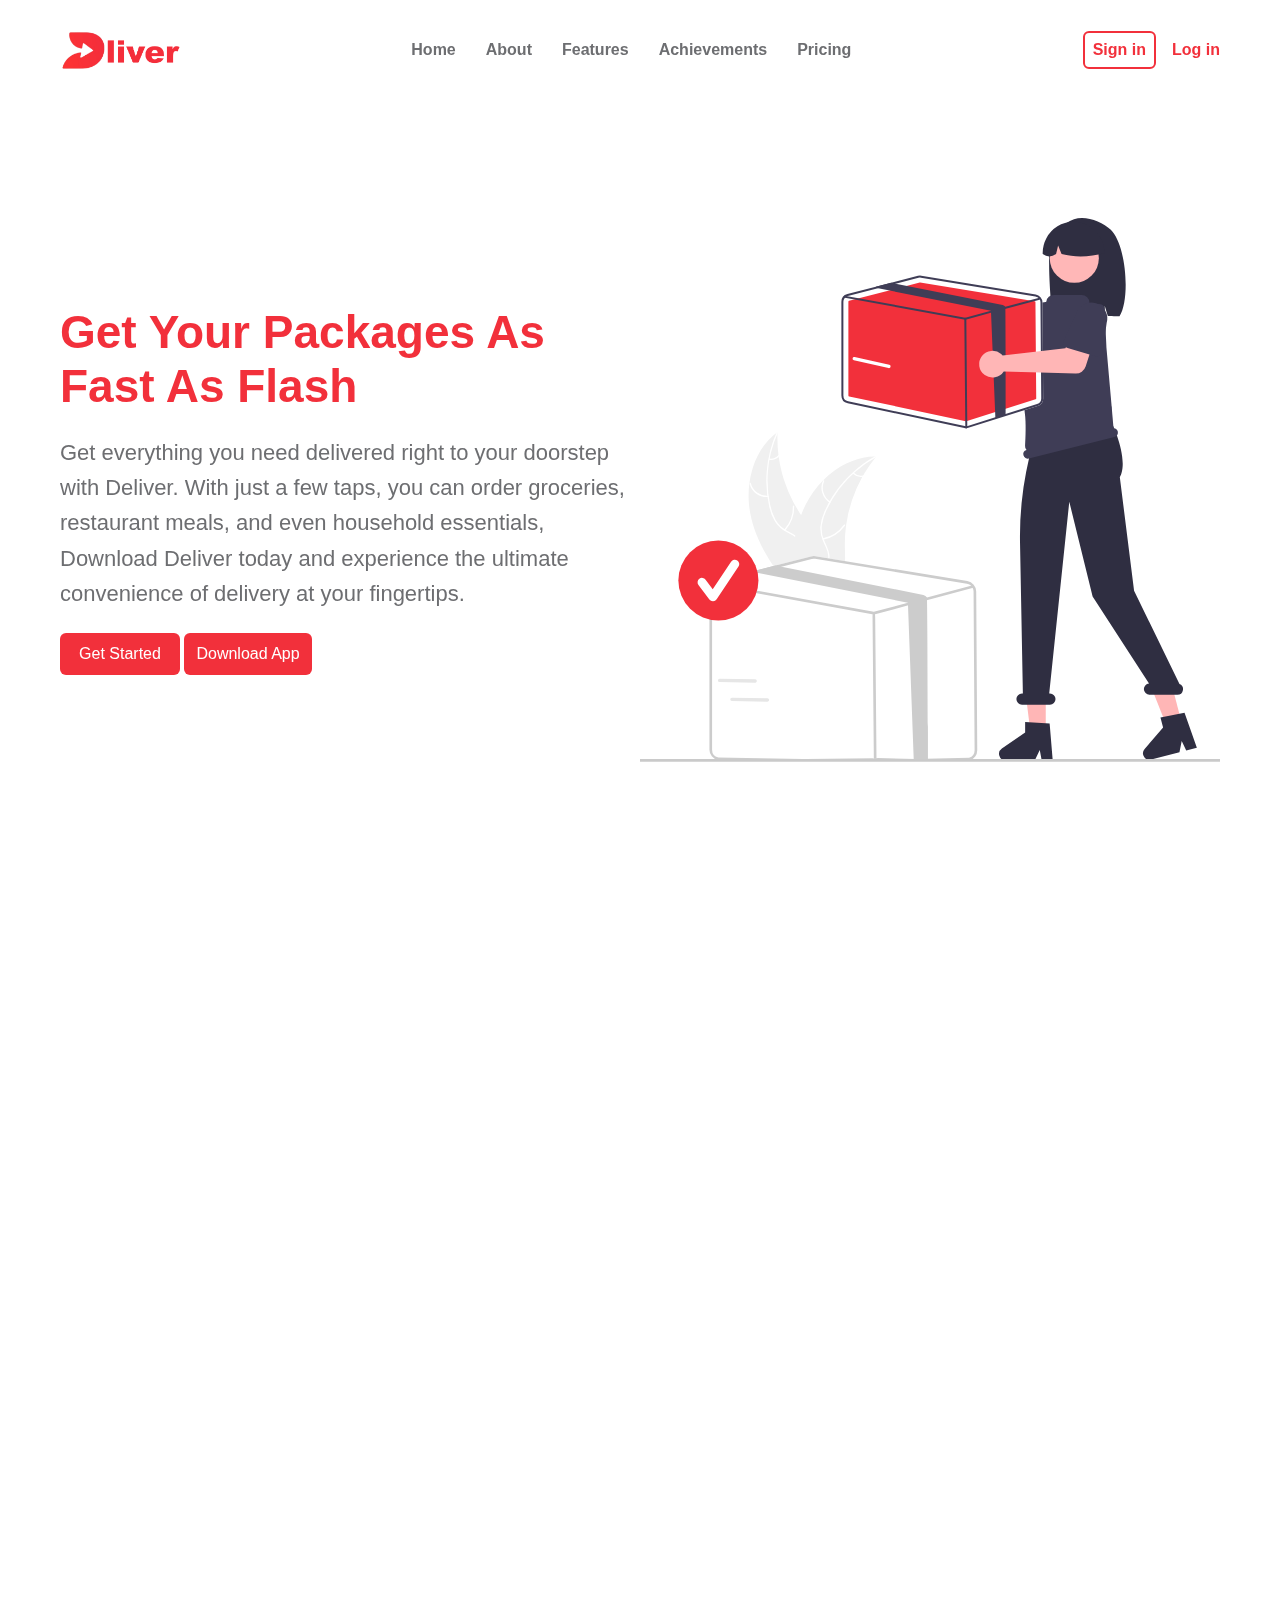
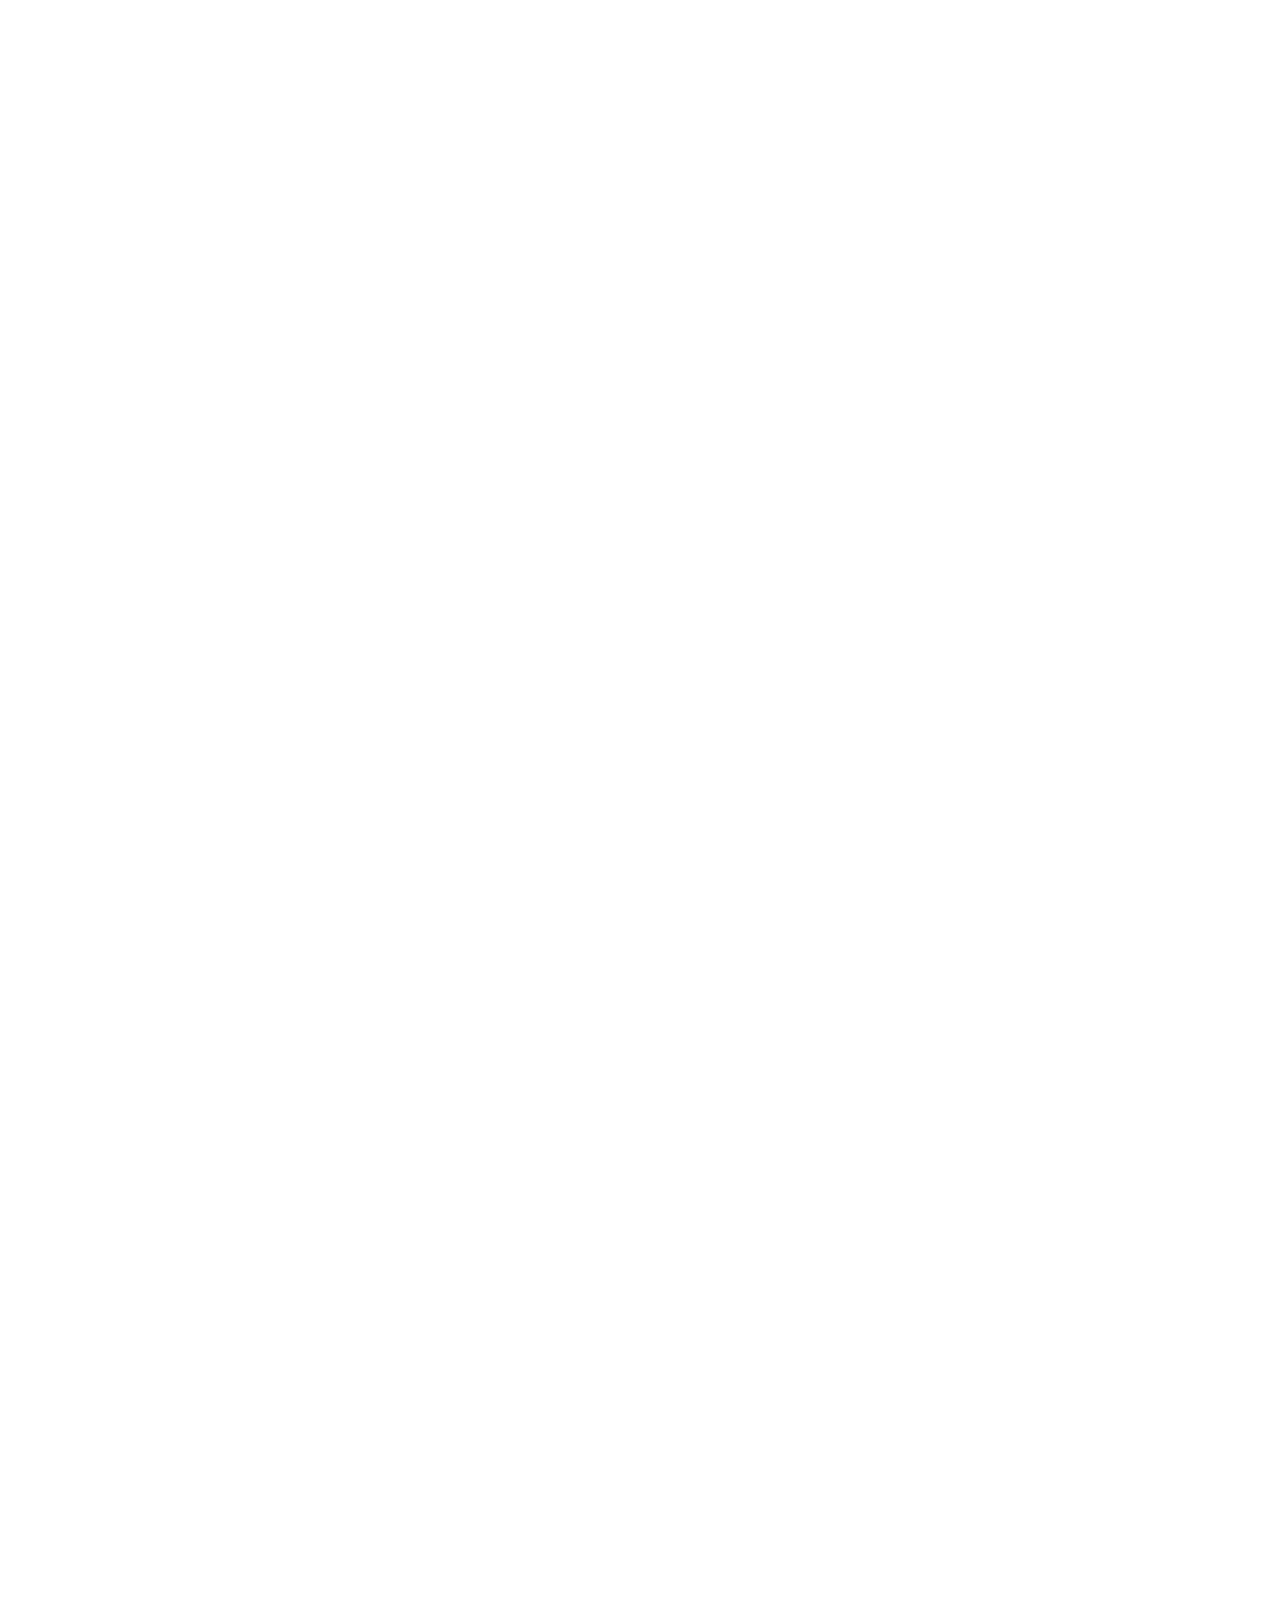
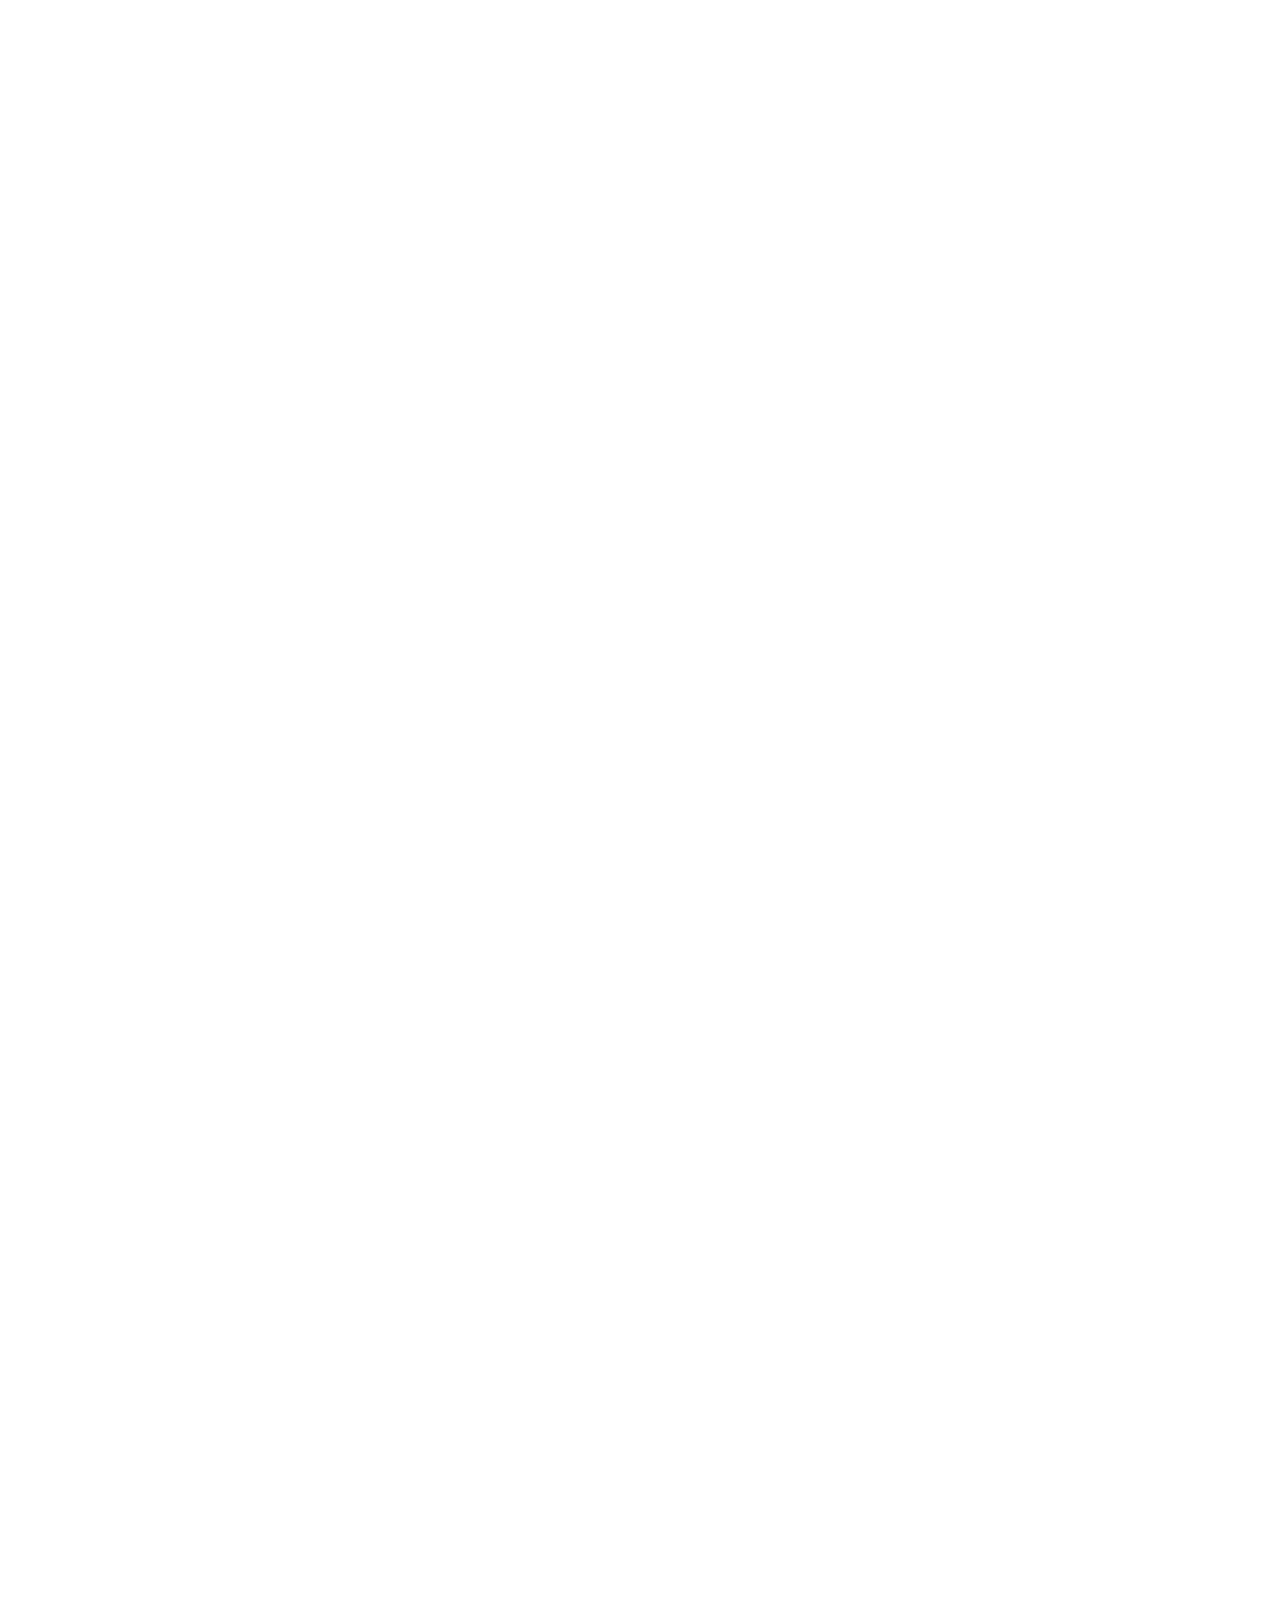
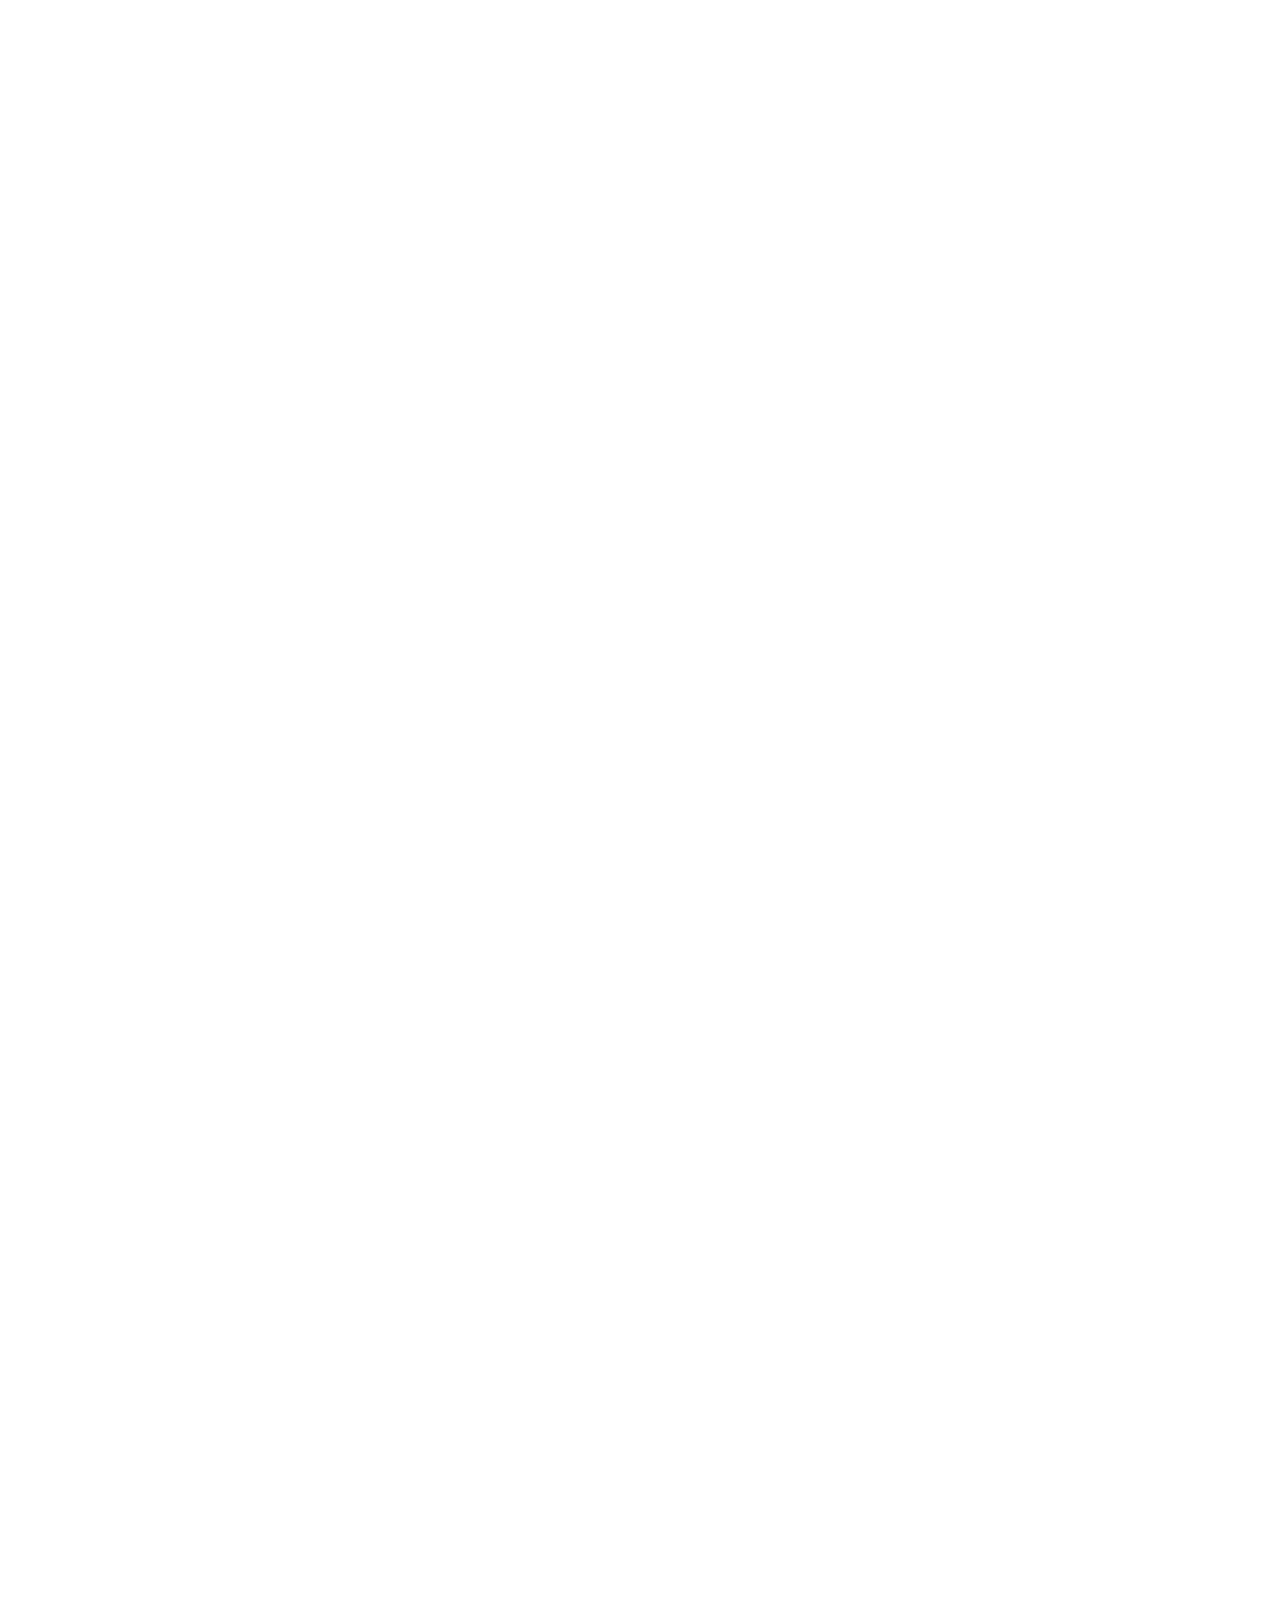
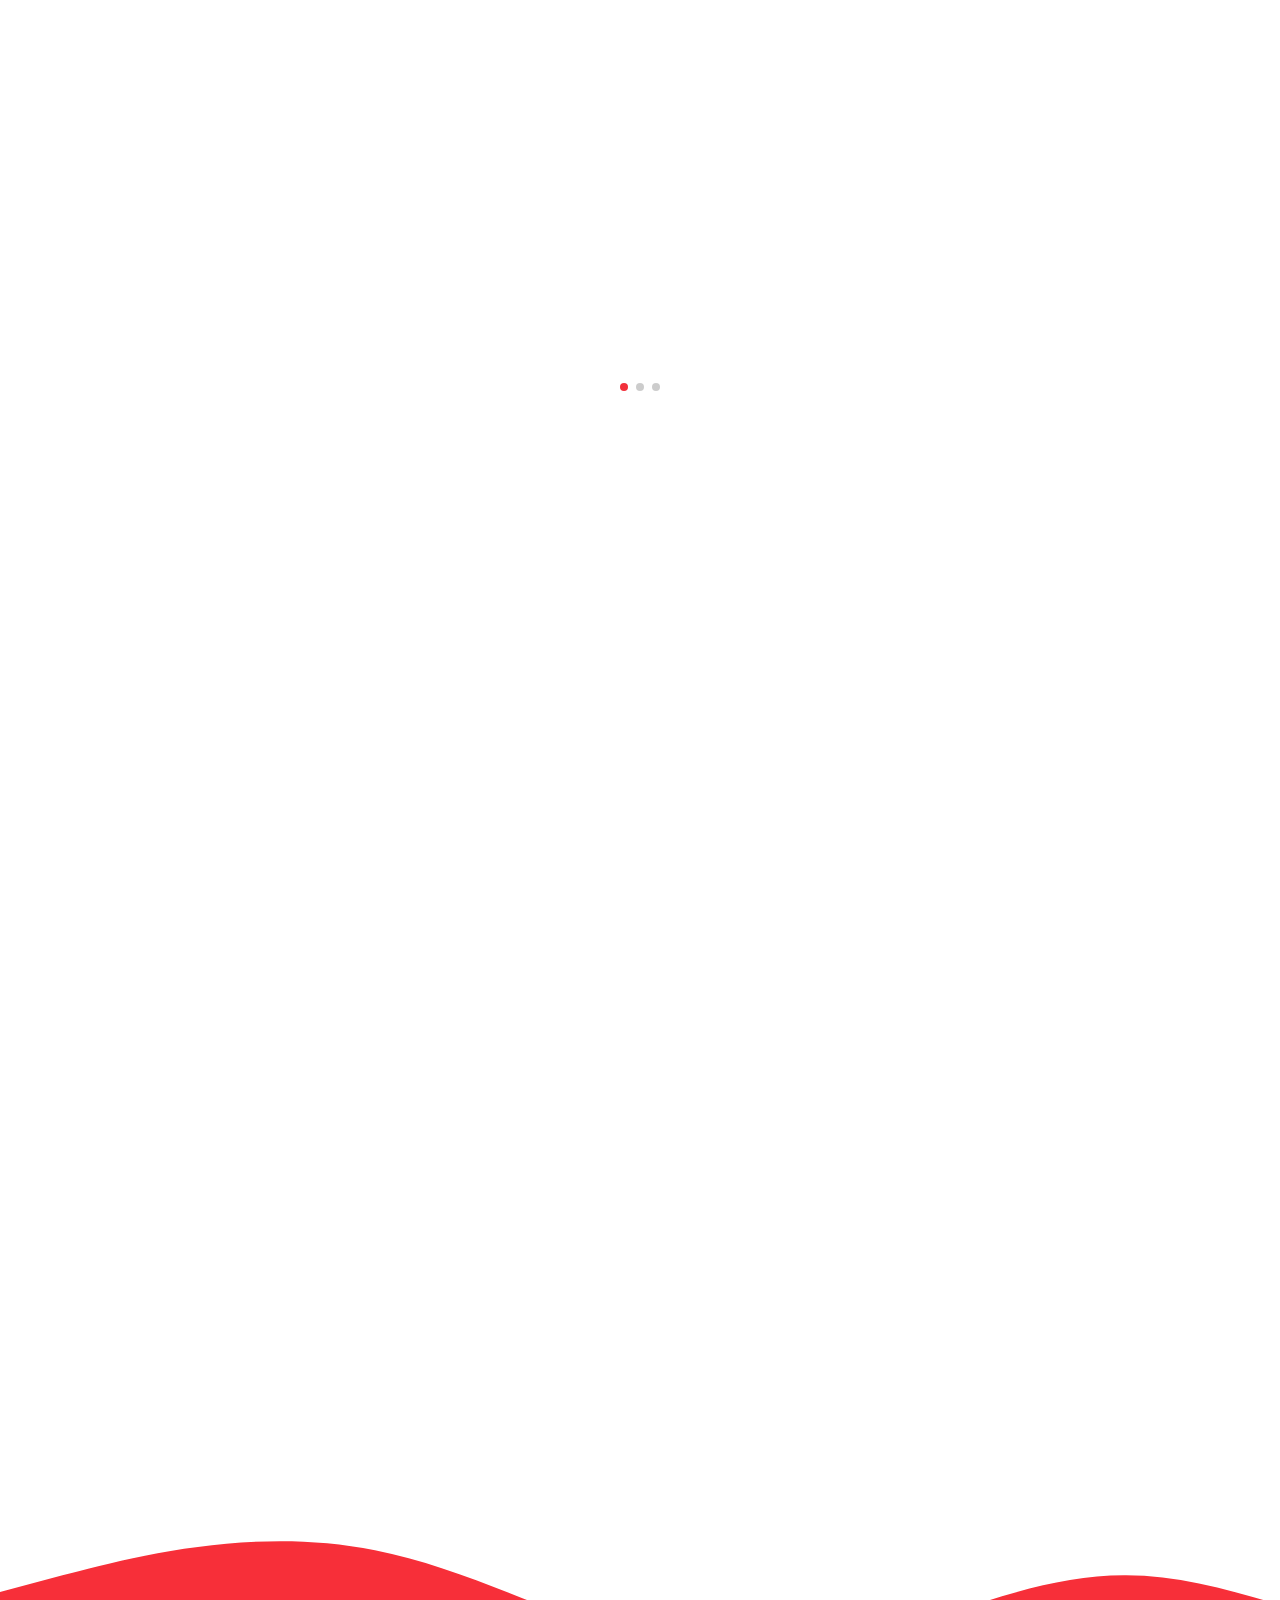
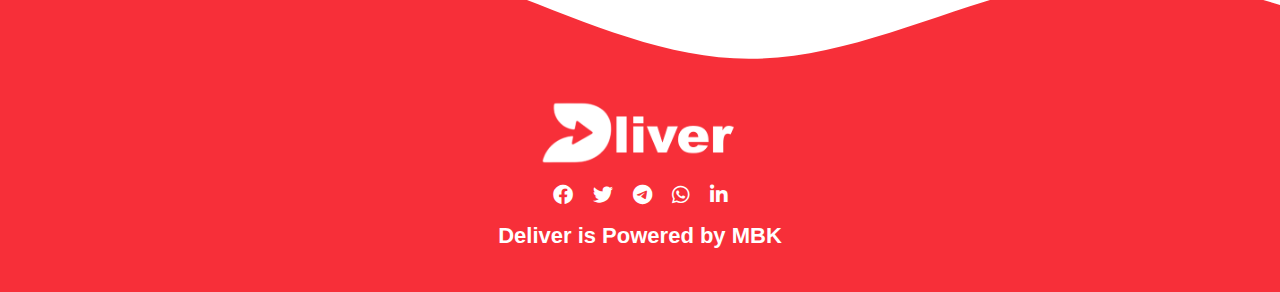
<file: index.html>
<!DOCTYPE html>
<html lang="en">
  <head>
    <meta charset="UTF-8" />
    <meta http-equiv="X-UA-Compatible" content="IE=edge" />
    <meta name="viewport" content="width=device-width, initial-scale=1.0" />
    <title>Delivery</title>
    <!---------------------------------------        Swiper's CSS        --------------------------------------->
    <link
      rel="stylesheet"
      href="https://cdn.jsdelivr.net/npm/swiper@9/swiper-bundle.min.css"
    />

    <!---------------------------------------        AOS Lib        --------------------------------------->
    <link rel="stylesheet" href="https://unpkg.com/aos@next/dist/aos.css" />

    <!---------------------------------------        Font AWesome       --------------------------------------->
    <link rel="stylesheet" href="./css/all.min.css" />

    <!---------------------------------------        Main Style       --------------------------------------->
    <link rel="stylesheet" href="./css/main.css" />
  </head>
  <body>
    <!---------------------------------------        UP Button       --------------------------------------->
    <span class="up">
      <i class="fa-solid fa-circle-up"></i>
    </span>
    <!---------------------------------------        Header Section       --------------------------------------->
    <header>
      <div class="container">
        <div class="logo" data-aos="fade-right" data-aos-duration="1000">
          <img src="./images/logo1.png" alt="" />
        </div>
        <div class="bars" data-aos="fade-left" data-aos-duration="1000">
          <span class="line"></span>
          <span class="line"></span>
          <span class="line"></span>
          <span class="line"></span>
        </div>
        <div class="menu" data-aos="fade-down" data-aos-duration="1000">
          <ul>
            <li><a href="#Home" class="active">Home</a></li>
            <li><a href="#About">About</a></li>
            <li><a href="#Features">Features</a></li>
            <li><a href="#Achievements">Achievements</a></li>
            <li><a href="#Pricing">Pricing</a></li>
          </ul>
        </div>
        <div class="account" data-aos="fade-left" data-aos-duration="1000">
          <a class="Sign" href="#">Sign in</a>
          <a href="#">Log in</a>
        </div>
        <div class="sidebar">
          <div class="logo">
            <img src="./images/logo2.png" alt="" />
          </div>
          <div class="menu">
            <ul>
              <li><a href="#Home" class="active">Home</a></li>
              <li><a href="#About">About</a></li>
              <li><a href="#Features">Features</a></li>
              <li><a href="#Achievements">Achievements</a></li>
              <li><a href="#Pricing">Pricing</a></li>
            </ul>
          </div>
          <div class="account">
            <a class="Sign" href="#">Sign in</a>
            <a href="#">Log in</a>
          </div>
        </div>
      </div>
    </header>
    <!---------------------------------------        Home Section       --------------------------------------->
    <section id="Home">
      <div class="container">
        <div class="row">
          <div class="col1" data-aos="fade-right" data-aos-duration="1000">
            <h1>Get your packages as fast as flash</h1>
            <p>
              Get everything you need delivered right to your doorstep with
              Deliver. With just a few taps, you can order groceries, restaurant
              meals, and even household essentials, Download Deliver today and
              experience the ultimate convenience of delivery at your
              fingertips.
            </p>
            <div class="link">
              <a href="#About">Get Started</a>
              <a href="#Pricing">Download App</a>
            </div>
          </div>
          <div class="col2" data-aos="fade-left" data-aos-duration="1000">
            <img src="./images/undraw_order_delivered_re_v4ab (2).svg" alt="" />
          </div>
        </div>
      </div>
    </section>
    <!---------------------------------------        About Section       --------------------------------------->
    <section id="About">
      <div class="container">
        <div class="row">
          <div class="col1" data-aos="fade-down" data-aos-duration="1000">
            <h2>Our app will make your life a lot easier</h2>
            <p>
              Welcome to our delivery app! Our app was created with the goal of
              making it easier for busy people to get the items they need, when
              they need them. We understand that life can be hectic, and that's
              why we designed our app to be fast, easy, and reliable, and Our
              target audience includes busy professionals, parents, and anyone
              else who needs to get things done quickly and efficiently. Our
              mission is to make your life easier by providing a seamless
              delivery experience that saves you time and energy.
            </p>
            <a href="#Pricing">Download Now</a>
          </div>
          <div class="col2" data-aos="fade-up" data-aos-duration="1000">
            <img src="./images/Picture1.png" alt="" />
          </div>
        </div>
      </div>
    </section>
    <!---------------------------------------        Feature Section       --------------------------------------->
    <section id="Features">
      <div class="container">
        <h2 data-aos="fade-up" data-aos-duration="1000">
          Many features are waiting for you
        </h2>
        <div class="feats">
          <div class="feat" data-aos="fade-up" data-aos-duration="1000">
            <img
              src="./images/MBK_illustration_image_for_Customizable_order_options_as_a_feat.png"
              alt=""
            />
            <h3>Customizable order options</h3>
            <p>
              We know that everyone has different preferences. Add special
              instructions or request specific items, and we'll do our best to
              accommodate your needs.
            </p>
          </div>
          <div class="feat" data-aos="fade-up" data-aos-duration="1000">
            <img
              src="./images/MBK_illustration_image_for_find_location_as_a_feature_in_delive.png"
              alt=""
            />
            <h3>Real-time order tracking</h3>
            <p>
              With our delivery app, you can track your order every step of the
              way in real-time. This means you can see exactly when your order
              is on its way.
            </p>
          </div>
          <div class="feat" data-aos="fade-up" data-aos-duration="1000">
            <img
              src="./images/MBK_illustration_image_for_Multiple_payment_options_as_a_featur.png"
              alt=""
            />
            <h3>Multiple Payment Options</h3>
            <p>
              We offer a variety of payment options to make it easy for you to
              pay for your order. Choose from credit/debit card, PayPal, or even
              cash on delivery.
            </p>
          </div>
          <div class="feat" data-aos="fade-up" data-aos-duration="1000">
            <img
              src="./images/MBK_illustration_image_for_Customer_Support_as_a_feature_in_del.png"
              alt=""
            />
            <h3>Customer support</h3>
            <p>
              Our customer support team is always available to help you with any
              questions or issues you may have. Contact us and we'll get back to
              you as soon as possible.
            </p>
          </div>
          <div class="feat" data-aos="fade-up" data-aos-duration="1000">
            <img
              src="./images/MBK_illustration_image_for_user_friendly_interface_as_a_feature (2).png"
              alt=""
            />
            <h3>User-friendly interface</h3>
            <p>
              Our app is designed to be easy to use, even for first-time users.
              The interface is intuitive and straightforward, so you can quickly
              and easily place your order.
            </p>
          </div>
          <div class="feat" data-aos="fade-up" data-aos-duration="1000">
            <img
              src="./images/MBK_illustration_image_for_easy_ordering_as_a_feature_in_delive.png"
              alt=""
            />
            <h3>Fast Delivery</h3>
            <p>
              Get your items faster than ever with our fast delivery feature.
              Quick, reliable, and hassle-free, so you can enjoy your purchases
              sooner!
            </p>
          </div>
        </div>
      </div>
    </section>
    <!---------------------------------------        Achievements Section       --------------------------------------->
    <section id="Achievements">
      <div class="container">
        <h2 data-aos="fade-up" data-aos-duration="1000">
          We're proud to have accomplished
        </h2>
        <div class="boxs">
          <div class="box" data-aos="fade-up" data-aos-duration="1000">
            <i class="fa-solid fa-truck"></i>
            <p class="num" data-goal="500">0</p>
            <h3>Over 500 deliveries completed</h3>
            <p>
              Since the launch of our delivery app, we've completed over 500 for
              our customers.
            </p>
          </div>
          <div class="box" data-aos="fade-up" data-aos-duration="1000">
            <i class="fa-solid fa-face-smile-beam"></i>
            <p class="num" data-goal="450">0</p>
            <h3>Over 450 satisfied customers</h3>
            <p>
              We've received feedback from 450 who have used our app to order
              and receive their deliveries.
            </p>
          </div>
          <div class="box" data-aos="fade-up" data-aos-duration="1000">
            <i class="fa-solid fa-handshake"></i>
            <p class="num" data-goal="375">0</p>
            <h3>Over 375 partner stores</h3>
            <p>
              We've partnered with over 375 to provide our customers with a wide
              range of options
            </p>
          </div>
        </div>
      </div>
    </section>
    <!---------------------------------------        Works Section       --------------------------------------->
    <section id="Works">
      <div class="container">
        <h2 data-aos="fade-up" data-aos-duration="1000">How it Works</h2>
        <div>
          <div class="row rever">
            <div class="col1" data-aos="fade-left" data-aos-duration="1000">
              <h3>Browse the Menu</h3>
              <p>
                Choose from a wide selection of food and drink options from
                local restaurants, cafes, and stores. Filter by cuisine, price,
                and availability to find the perfect meal or snack.
              </p>
            </div>
            <div
              class="col2 imgCol"
              data-aos="fade-right"
              data-aos-duration="1000"
            >
              <img src="./images/undraw_diet_ghvw.svg" alt="" />
            </div>
          </div>
          <div class="row">
            <div
              class="col1 imgCol"
              data-aos="fade-left"
              data-aos-duration="1000"
            >
              <img src="./images/undraw_reminder_re_fe15.svg" alt="" />
            </div>
            <div class="col2" data-aos="fade-right" data-aos-duration="1000">
              <h3>Place Your Order</h3>
              <p>
                Add items to your cart, select your preferred payment and
                delivery options, and confirm your order. You'll receive a
                confirmation email or push notification to let you know that
                your order has been received.
              </p>
            </div>
          </div>
          <div class="row rever">
            <div class="col1" data-aos="fade-left" data-aos-duration="1000">
              <h3>Track Your Order</h3>
              <p>
                Use the app to track your order in real-time, from preparation
                to delivery. You'll be notified when your order is being
                prepared, when it's out for delivery, and when it has been
                delivered to your doorstep.
              </p>
            </div>
            <div
              class="col2 imgCol"
              data-aos="fade-right"
              data-aos-duration="1000"
            >
              <img src="./images/undraw_location_tracking_re_n3ok.svg" alt="" />
            </div>
          </div>
          <div class="row">
            <div
              class="col1 imgCol"
              data-aos="fade-left"
              data-aos-duration="1000"
            >
              <img src="./images/undraw_online_payments_re_y8f2.svg" alt="" />
            </div>
            <div class="col2" data-aos="fade-right" data-aos-duration="1000">
              <h3>Pay Securely</h3>
              <p>
                Your payment information is encrypted and stored securely, so
                you can pay with confidence. Choose from a range of payment
                options, including credit cards, PayPal, and Apple Pay.
              </p>
            </div>
          </div>
          <div class="row rever">
            <div class="col1" data-aos="fade-left" data-aos-duration="1000">
              <h3>Enjoy Your Meal</h3>
              <p>
                Once your order arrives, you can sit back, relax, and enjoy your
                meal. If there are any issues with your order, you can contact
                our customer support team for assistance.
              </p>
            </div>
            <div
              class="col2 imgCol"
              data-aos="fade-right"
              data-aos-duration="1000"
            >
              <img src="./images/undraw_having_fun_re_vj4h.svg" alt="" />
            </div>
          </div>
        </div>
      </div>
    </section>
    <!---------------------------------------        reviwe Section       --------------------------------------->
    <section id="reviwes">
      <div class="container">
        <h2 data-aos="fade-up" data-aos-duration="1000">
          What our customer say about us
        </h2>
        <div class="swiper mySwiper">
          <div class="swiper-wrapper">
            <div
              class="swiper-slide"
              data-aos="fade-up"
              data-aos-duration="1000"
            >
              <div class="review-card">
                <div class="review-content">
                  <img src="./images/1588833615Chris-weber.png" alt="" />

                  <h3>Samantha T.</h3>

                  <p>
                    <i class="fa-solid fa-quote-left"></i>
                  </p>
                  <p>
                    I've tried a lot of different delivery apps, but this one is
                    by far the best. The selection of restaurants is huge and
                    the delivery times are always accurate.
                  </p>
                </div>
              </div>
            </div>
            <div
              class="swiper-slide"
              data-aos="fade-up"
              data-aos-duration="1000"
            >
              <div class="review-card">
                <div class="review-content">
                  <img src="./images/1588833664Ahsan (1).png" alt="" />
                  <h3>John M.</h3>

                  <p>
                    <i class="fa-solid fa-quote-left"></i>
                  </p>
                  <p>
                    This delivery app has been a game-changer for me. The
                    selection of restaurants is great, the delivery times are
                    fast, and the app is very user-friendly. Highly recommend!
                  </p>
                </div>
              </div>
            </div>
            <div
              class="swiper-slide"
              data-aos="fade-up"
              data-aos-duration="1000"
            >
              <div class="review-card">
                <div class="review-content">
                  <img src="./images/1588833650Steven-Brown-1.png" alt="" />
                  <h3>Emily W.</h3>

                  <p>
                    <i class="fa-solid fa-quote-left"></i>
                  </p>
                  <p>
                    The customer service for this delivery app is amazing.
                    They're always willing to help and resolve any issues
                    quickly. Plus, the delivery drivers are very friendly.
                  </p>
                </div>
              </div>
            </div>
            <div
              class="swiper-slide"
              data-aos="fade-up"
              data-aos-duration="1000"
            >
              <div class="review-card">
                <div class="review-content">
                  <img src="./images/1588833643Jeb-1.png" alt="" />
                  <h3>Michael P.</h3>

                  <p>
                    <i class="fa-solid fa-quote-left"></i>
                  </p>
                  <p>
                    I've tried a lot of different delivery apps, but this one is
                    by far the best. The selection of restaurants is huge and
                    the delivery times are always accurate.
                  </p>
                </div>
              </div>
            </div>
            <div
              class="swiper-slide"
              data-aos="fade-up"
              data-aos-duration="1000"
            >
              <div class="review-card">
                <div class="review-content">
                  <img src="./images/1588833634Vanita.png" alt="" />
                  <h3>Sarah K.</h3>

                  <p>
                    <i class="fa-solid fa-quote-left"></i>
                  </p>
                  <p>
                    I was hesitant to try this delivery app at first, but I'm so
                    glad I did. The app is very reliable and the food always
                    arrives hot and fresh. Highly recommend!
                  </p>
                </div>
              </div>
            </div>
          </div>
          <div class="swiper-pagination"></div>
          <div class="autoplay-progress">
            <svg viewBox="0 0 48 48">
              <circle cx="24" cy="24" r="20"></circle>
            </svg>
            <span></span>
          </div>
        </div>
      </div>
    </section>
    <!---------------------------------------        Pricing Section       --------------------------------------->
    <section id="Pricing">
      <div class="container">
        <h2 data-aos="fade-up" data-aos-duration="1000">
          Transparent Pricing for Your Convenience
        </h2>
        <div class="content">
          <div
            class="col"
            data-aos="fade-up"
            data-aos-duration="1000"
            data-aos-delay="100"
          >
            <img src="./images/undraw_on_the_way_re_swjt.svg" alt="" />
            <h3>Starter</h3>
            <div>
              <p>100 Orders per month</p>
              <p>1 Hour for delivery</p>
              <p>25 Stores</p>
              <p>Can't be re-ordered</p>
            </div>
            <p class="price">
              <span class="num">$50</span>
              <span class="txt">per <br />month</span>
            </p>
            <button>Choose Pro</button>
          </div>
          <div
            class="col active"
            data-aos="fade-up"
            data-aos-duration="1000"
            data-aos-delay="500"
          >
            <img src="./images/undraw_delivery_truck_vt6p.svg" alt="" />
            <h3>Pro</h3>
            <div>
              <p>1000 Orders per month</p>
              <p>45 minute for delivery</p>
              <p>50 Stores</p>
              <p>Can be re-ordered</p>
            </div>
            <p class="price">
              <span class="num">$120</span>
              <span class="txt">per <br />month</span>
            </p>
            <button>Choose Pro</button>
          </div>
          <div
            class="col"
            data-aos="fade-up"
            data-aos-duration="1000"
            data-aos-delay="900"
          >
            <img src="./images/undraw_aircraft_re_m05i.svg" alt="" />
            <h3>business</h3>
            <div>
              <p>unlimited Orders per month</p>
              <p>30 minute for delivery</p>
              <p>unlimited Stores</p>
              <p>Can be re-ordered</p>
            </div>
            <p class="price">
              <span class="num">$450</span>
              <span class="txt">per <br />month</span>
            </p>
            <button>Choose Pro</button>
          </div>
        </div>
      </div>
    </section>
    <!---------------------------------------        footer Section       --------------------------------------->
    <footer>
      <img src="./images/logo2.png" alt="" />
      <div class="soicalicon">
        <a href="#"><i class="fab fa-facebook"></i></a>

        <a href="#"><i class="fab fa-twitter"></i></a>

        <a href="#"><i class="fab fa-telegram"></i></a>

        <a href="#"><i class="fab fa-whatsapp"></i></a>

        <a href="#"><i class="fab fa-linkedin-in"></i></a>
      </div>
      <p>Deliver is Powered by MBK</p>
    </footer>
  </body>

  <!---------------------------------------        AOS LIB       --------------------------------------->
  <script src="https://unpkg.com/aos@next/dist/aos.js"></script>

  <!---------------------------------------        Swiper LIB       --------------------------------------->
  <script src="https://cdn.jsdelivr.net/npm/swiper@9/swiper-bundle.min.js"></script>
  <!---------------------------------------        Custome Js       --------------------------------------->
  <script src="./main.js"></script>
</html>
</file>
<file: css/main.css>
* {
  padding: 0;
  margin: 0;
  box-sizing: border-box;
  font-family: sans-serif;
}

:root {
  --MAinColor: #f2303b;
  --PrimeryColor: #6d6e71;
}

html {
  scroll-behavior: smooth;
}

body {
  max-width: 100vw;
  overflow-x: hidden;
}

.container {
  max-width: 1200px;
  margin: 0 auto;
  padding: 20px 20px;
}

section {
  padding: 80px 0;
}

h1 {
  font-size: 46px;
  color: var(--MAinColor);
  text-transform: capitalize;
  font-weight: 900;
}

h2 {
  font-size: 40px;
  text-align: center;
  color: var(--MAinColor);
  position: relative;
  margin-bottom: 80px;
  font-weight: 900;
}

p {
  font-size: 22px;
  line-height: 1.6;
  color: var(--PrimeryColor);
  margin: 22px 0;
}

ul li {
  list-style: none;
}

a {
  text-decoration: none;
  color: var(--PrimeryColor);
}

i {
  font-size: 46px;
}

img {
  width: 100%;
}

::-webkit-scrollbar {
  display: none;
}

@media (min-width: 768px) and (max-width: 992px) {
  h1 {
    font-size: 32px;
  }

  h2 {
    font-size: 28px;
  }

  p {
    font-size: 16px;
    margin: 16px 0;
    line-height: 1.2;
  }
  img {
    width: 80%;
  }
}

@media (max-width: 767px) {
  .container {
    overflow-y: hidden;
  }
  h1 {
    font-size: 36px;
  }

  p {
    font-size: 18px;
    margin: 16px 0;
    line-height: 1.4;
  }

  h2 {
    font-size: 36px;
    margin-bottom: 30px;
  }

  img {
    width: 80%;
  }
}

/*************************************************** Up Button style ****************************************************/
.up {
  position: fixed;
  bottom: -50px;
  right: -50px;
  cursor: pointer;
  transition: 0.15s all ease-in-out;
  z-index: 2;
  display: flex;
  justify-content: center;
  align-items: center;
  width: 20px;
  height: 20px;
  background-color: #fff;
}
.up i {
  color: var(--MAinColor);
  font-size: 30px;
}
.up.show {
  right: 20px;
  bottom: 20px;
}

/*************************************************** Header style ****************************************************/

header {
  padding: 10px 0;
  background-color: #fff;
  position: fixed;
  top: 0;
  left: 0;
  right: 0;
  z-index: 99;
}

header .container {
  display: flex;
  flex-direction: row;
  justify-content: space-between;
  align-items: center;
  flex-wrap: wrap;
}

header .logo {
  display: flex;
  flex-direction: row;
  justify-content: flex-start;
  align-items: center;
  gap: auto;
  flex-wrap: wrap;
}

header .logo img {
  width: 120px;
}

header .logo span {
  font-size: 36px;
  font-weight: 900;
  color: var(--MAinColor);
}

header .menu ul {
  display: flex;
  flex-direction: row;
  justify-content: space-between;
  align-items: center;
  gap: 30px;
  flex-wrap: wrap;
}

header .menu ul li a {
  font-weight: 700;
  transition: 0.15s all ease-in-out;
  cursor: pointer;
}

header .menu ul li a:hover {
  color: var(--MAinColor);
}

header .account {
  display: flex;
  flex-direction: row;
  justify-content: center;
  align-items: center;
  gap: 16px;
  flex-wrap: wrap;
}

header .account a {
  color: var(--MAinColor);
  font-weight: 700;
}
header .account a.Sign {
  border: 2px solid var(--MAinColor);
  padding: 8px;
  border-radius: 6px;
  transition: 0.15s all ease-in-out;
}
header .account a.Sign:hover {
  background-color: var(--MAinColor);
  color: #fff;
}

header .bars {
  display: none;
  width: 40px;
  height: 28px;
  position: relative;
  transform: rotate(0deg);
  transition: 0.15s ease-in-out;
  cursor: pointer;
}

header .bars .line {
  position: absolute;
  height: 4px;
  width: 100%;
  background: var(--MAinColor);
  border-radius: 6px;
  opacity: 1;
  left: 0;
  transform: rotate(0deg);
  transition: 0.25s ease-in-out;
}

header .bars span:nth-child(1) {
  top: 0px;
}

header .bars span:nth-child(2),
header .bars span:nth-child(3) {
  top: 12px;
}

header .bars span:nth-child(4) {
  top: 24px;
}

header .bars.open span:nth-child(1) {
  top: 18px;
  width: 0%;
  left: 50%;
}

header .bars.open span:nth-child(4) {
  top: 18px;
  width: 0%;
  left: 50%;
}

header .bars.open span:nth-child(2) {
  transform: rotate(45deg);
}

header .bars.open span:nth-child(3) {
  transform: rotate(-45deg);
}

header .sidebar {
  display: none;
}

@media (max-width: 767px) {
  header .bars {
    display: block;
  }
  header .bars .line {
    display: block;
  }
  header > .container > .menu {
    display: none;
  }

  header > .container > .account {
    display: none;
  }
  header .sidebar {
    width: 65vw;
    height: 100vh;
    display: flex;
    justify-content: space-evenly;
    flex-direction: column;
    background-color: var(--MAinColor);
    position: absolute;
    top: 0px;
    left: -100%;
    padding: 40px;
    box-shadow: rgba(60, 64, 67, 0.3) 0px 1px 2px 0px,
      rgba(60, 64, 67, 0.15) 0px 1px 3px 1px;
    transition: 0.8s all ease-in-out;
  }
  header .sidebar.active {
    left: 0%;
  }
  header .sidebar .menu ul {
    flex-direction: column;
    align-items: flex-start;
    margin-bottom: 20px;
  }
  header .sidebar .menu ul a {
    color: #fff;
  }
  header .sidebar .menu ul a:hover {
    color: #fff;
  }
  header .sidebar .account {
    justify-content: start;
  }
  header .sidebar .account a {
    color: #fff;
    padding: 0;
  }
}
/*************************************************** Home Section style ****************************************************/
#Home .container {
  height: calc(100vh - 80px);
  display: flex;
  align-items: center;
}

.container .row {
  display: flex;
  flex-direction: row;
  flex-wrap: wrap;
  justify-content: space-between;
  align-items: center;
}

.row .col1,
.row .col2 {
  width: 50%;
}

.col2 {
  display: flex;
  align-items: center;
  justify-content: center;
}

.row .col1 a {
  color: #fff;
  background-color: var(--MAinColor);
  padding: 12px;
  border-radius: 6px;
  display: inline-block;
  min-width: 120px;
  text-align: center;
  transition: 0.15s all ease-in-out;
}

.row .col1 a:hover {
  background-color: #960910;
}

@media (min-width: 768px) and (max-width: 992px) {
  #Home .container {
    height: auto;
  }
}

@media (max-width: 767px) {
  #Home .container {
    height: auto;
  }
  #Home .container .row {
    flex-direction: column-reverse;
    gap: 40px;
  }
  .row .col1,
  .row .col2 {
    width: 100%;
    text-align: center;
  }
}

/*************************************************** About Section style ****************************************************/
#About .row {
  gap: 40px;
  flex-direction: row-reverse;
}

#About .row .col2,
#About .row .col1 {
  max-width: calc(50% - 20px);
}

#About img {
  max-width: 500px;
}

#About h2 {
  margin-bottom: 0;
  text-align: left;
}

@media (max-width: 767px) {
  #About .row {
    gap: 40px;
    flex-direction: column-reverse;
  }
  #About h2 {
    text-align: center;
  }
  #About .row .col1,
  #About .row .col2 {
    max-width: 100%;
  }
}
/*************************************************** Features Section style ****************************************************/
#Features .container .feats {
  display: grid;
  grid-template-columns: repeat(auto-fill, minmax(280px, 1fr));
  gap: 20px;
}

#Features .feat {
  padding: 12px;
  text-align: center;
  display: flex;
  flex-direction: column;
  align-items: center;
  justify-content: center;
  gap: 20px;
}

#Features .feat h3 {
  font-weight: 900;
  color: var(--PrimeryColor);
}

#Features .feat p {
  margin: 0;
}

#Feauters .feat img {
  max-width: 250px;
}
/*************************************************** Features Section style ****************************************************/
#Achievements .boxs {
  display: grid;
  grid-template-columns: repeat(auto-fill, minmax(300px, 1fr));
  row-gap: 50px;
  column-gap: 20px;
}

#Achievements .box {
  background-color: var(--MAinColor);
  padding: 20px;
  text-align: center;
  border-radius: 10px;
  color: #fff;
  position: relative;
  padding-top: 70px;
}
#Achievements .box p {
  margin: 0;
  color: #fff;
  font-size: 18px;
  line-height: 1.5;
}
#Achievements .box h3 {
  font-weight: 900;
  font-size: 24px;
  margin: 0 16px 16px;
}

#Achievements .box .num {
  font-size: 64px;
  font-weight: 700;
}

#Achievements .box i {
  z-index: 2;
  border-radius: 50%;
  background-color: #fff;
  color: var(--MAinColor);
  position: absolute;
  width: 120px;
  height: 120px;
  margin: 0 auto;
  line-height: 120px;
  top: -50px;
  left: 50%;
  transform: translateX(-50%);
}

@media (min-width: 768px) and (max-width: 992px) {
  #Achievements .boxs {
    grid-template-columns: repeat(auto-fill, minmax(225px, 1fr));
  }
}
@media (max-width: 767px) {
  #Achievements .boxs {
    grid-template-columns: repeat(auto-fill, minmax(250px, 1fr));
    padding-top: 30px;
  }
}

/*************************************************** Works Section style ****************************************************/
#Works .container > div {
  display: flex;
  flex-direction: column;
  row-gap: 120px;
}

#Works .col2 {
  flex-direction: column;
  align-items: flex-start;
}

#Works h3 {
  font-size: 36px;
  color: var(--MAinColor);
  font-weight: 700;
}

#Works .imgCol {
  display: flex;
  align-items: center;
  justify-content: center;
}

#Works img {
  width: 50%;
}

@media (max-width: 767px) {
  #Works .container > div {
    row-gap: 40px;
  }
  #Works .rever {
    flex-direction: column-reverse;
  }
  #Works .col2 {
    flex-direction: column;
    align-items: center;
  }
  #Works .imgCol {
    margin: 30px 0;
  }
  #Works h3 {
    font-size: 32px;
  }
}

/*************************************************** reviwes Section style ****************************************************/
.swiper {
  width: 100%;
  height: 100%;
  padding-top: 50px;
}

.swiper-slide {
  text-align: center;
  font-size: 18px;
  display: flex;
  justify-content: center;
  align-items: center;
}

.swiper-pagination-bullet-active {
  background-color: var(--MAinColor);
}

.autoplay-progress {
  display: none;
}

.review-card {
  background-color: var(--MAinColor);
  min-height: 350px;
  color: #fff;
  border-radius: 10px;
  margin-bottom: 40px;
  padding: 20px;
  width: 100%;
  text-align: center;
  position: relative;
}

.review-card img {
  z-index: 2;
  border-radius: 50%;
  border: 8px solid #fff;
  position: absolute;
  width: 90px;
  top: -43px;
  left: 50%;
  transform: translateX(-50%);
}

.review-content {
  display: flex;
  flex-direction: column;
  align-items: center;
  justify-content: center;
  min-height: 300px;
}

.review-content h3 {
  font-size: 24px;
  margin-top: 60px;
}

.review-content p {
  margin: 0;
  color: #fff;
  font-size: 18px;
  line-height: 1.5;
}

.review-content i {
  font-size: 46px;
  margin: 20px 0;
}

/*************************************************** Pricing Section style ****************************************************/
#Pricing .content {
  display: grid;
  grid-template-columns: repeat(auto-fill, minmax(280px, 1fr));
  gap: 40px;
  text-align: center;
}

#Pricing .content .col {
  padding: 40px 20px;
  display: flex;
  flex-direction: column;
  align-items: center;
  gap: 20px;
  box-shadow: rgba(60, 64, 67, 0.3) 0px 1px 2px 1px,
    rgba(60, 64, 67, 0.15) 0px 1px 3px 4px;
  border-radius: 10px;
  background-color: #fff;
}

#Pricing .content .col.active {
  scale: 1.1;
}

#Pricing .content .col img {
  max-width: 300px;
}

#Pricing .content .col h3 {
  color: var(--PrimeryColor);
  font-size: 40px;
  font-weight: 700;
  text-transform: uppercase;
}

#Pricing .content .col p {
  font-weight: 700;
  margin: 0;
  font-size: 16px;
  line-height: 1.5;
}

#Pricing .content .col .price {
  display: flex;
  align-items: flex-start;
  align-items: center;
}

#Pricing .content .col .price .num {
  color: var(--PrimeryColor);
  font-size: 52px;
  font-weight: 700;
  padding-right: 6px;
}

#Pricing .content .col.active .price .num {
  color: var(--MAinColor);
}

#Pricing .content .col .price .txt {
  border-left: 5px solid var(--PrimeryColor);
  text-align: left;
  font-size: 12px;
  padding-left: 6px;
}

#Pricing .content .col.active .price .txt {
  border-color: var(--MAinColor);
}

#Pricing .content .col button {
  background: var(--MAinColor);
  cursor: pointer;
  border: none;
  padding: 15px 15px;
  width: 100%;
  color: #fff;
  border-radius: 10px;
  text-transform: uppercase;
  font-weight: 700;
  font-size: 20px;
}

@media (min-width: 768px) and (max-width: 992px) {
  #Pricing .content {
    grid-template-columns: repeat(auto-fill, minmax(210px, 1fr));
  }
  #Pricing .content .col h3 {
    font-size: 28px;
    font-weight: 700;
  }
  #Pricing .content .col p {
    font-size: 12px;
  }
  #Pricing .content .col .price .num {
    font-size: 36px;
  }
  #Pricing .content .col .price .txt {
    font-size: 10px;
  }
}

@media (max-width: 767px) {
  #Pricing .content {
    grid-template-columns: repeat(auto-fill, minmax(250px, 1fr));
  }
  #Pricing .content .col.active {
    scale: 1;
  }
}

/*************************************************** footer Section style ****************************************************/
footer {
  padding-top: 260px;
  height: 500px;
  display: flex;
  justify-content: center;
  align-items: center;
  flex-direction: column;
  gap: 12px;
  background-image: url(../images/wave.svg);
  background-size: cover;
  background-repeat: no-repeat;
}

footer img {
  width: 200px;
}
footer .soicalicon {
  display: flex;
  justify-content: space-between;
  gap: 20px;
}
footer i {
  color: #fff;
  font-size: 20px;
}

footer p {
  margin: 0;
  color: #fff;
  font-weight: 700;
}
</file>
